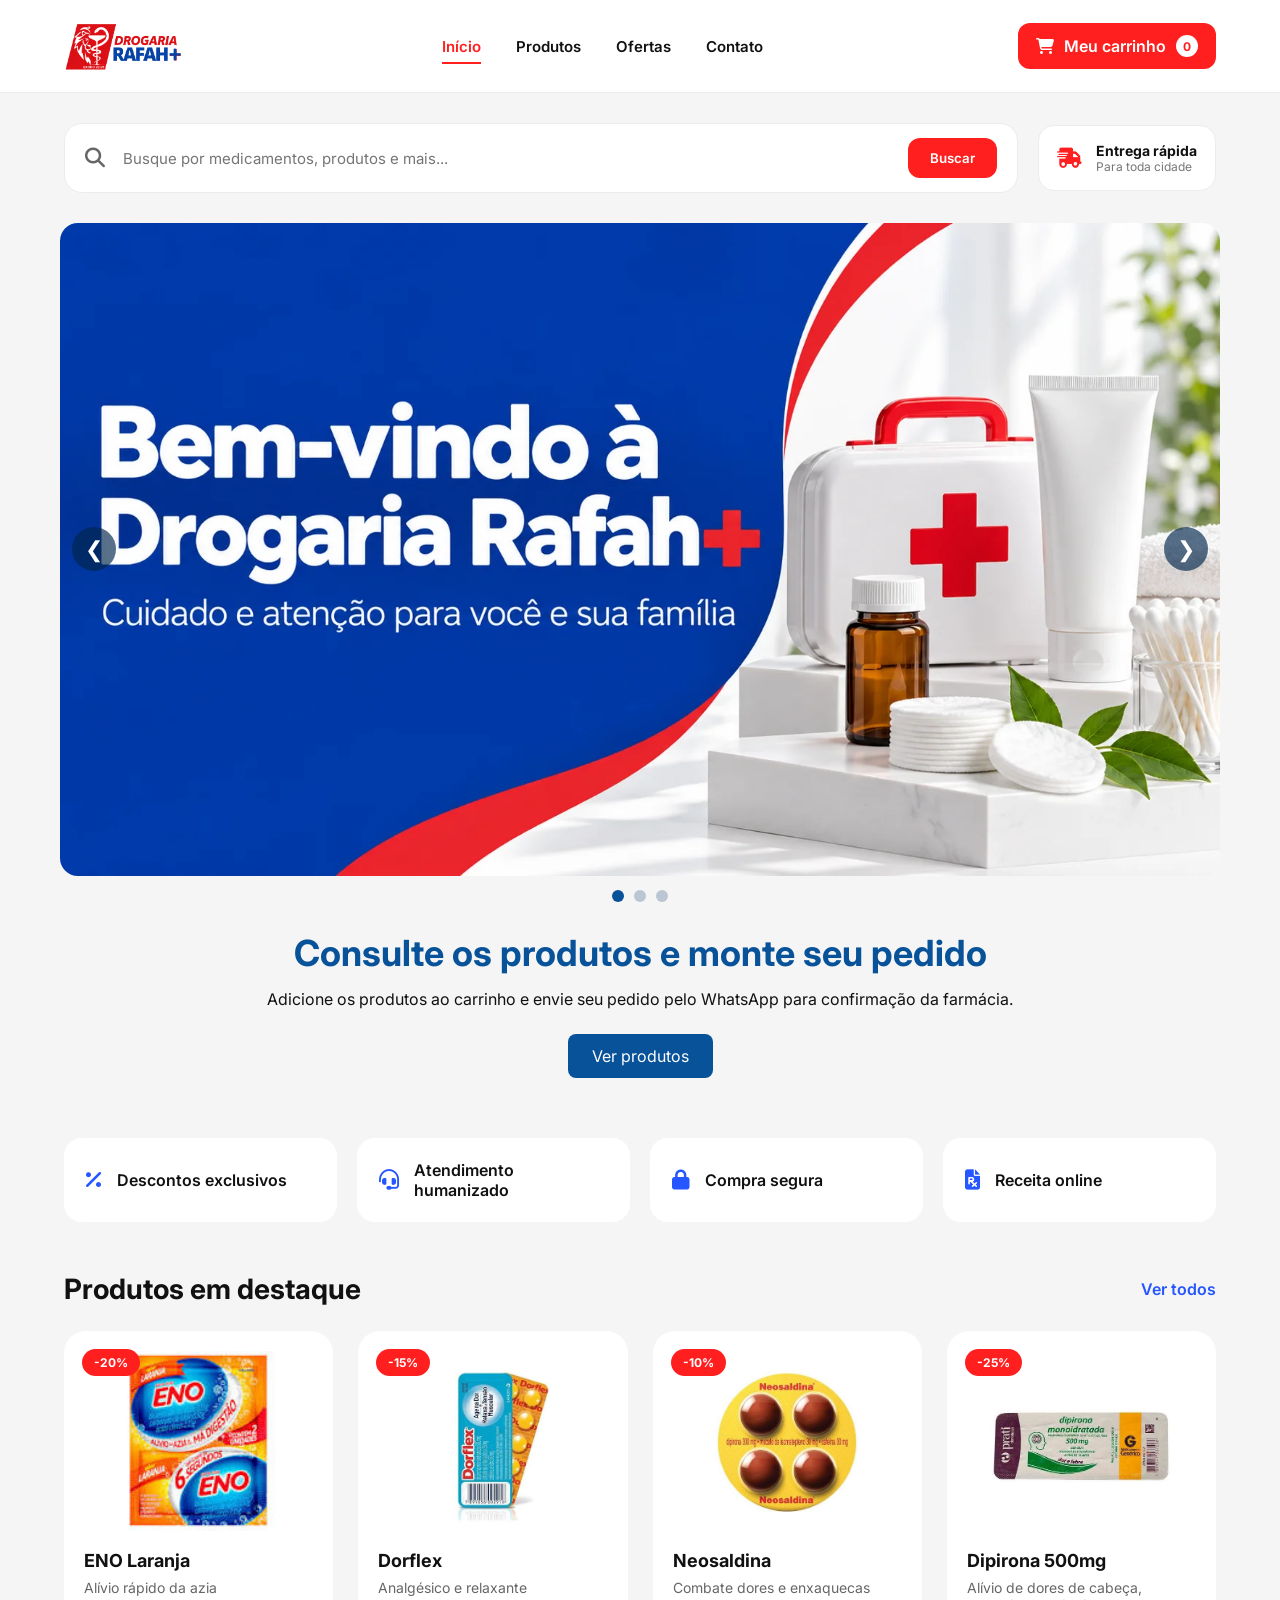
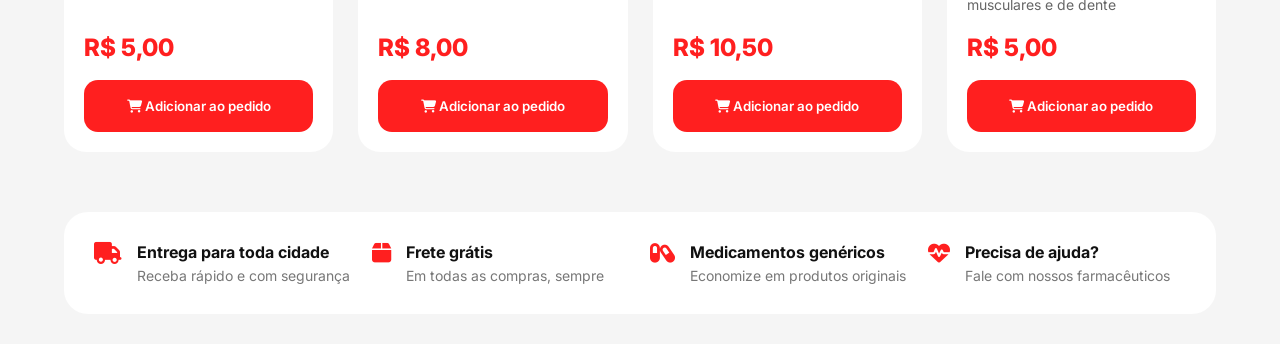
<file: index.html>
<!DOCTYPE html>
<html lang="pt-BR">
<head>
    <meta charset="UTF-8" />
    <meta name="viewport" content="width=device-width, initial-scale=1.0" />
    <title>Farmácia Rafah+</title>

    <link rel="stylesheet" href="style.css" />

    <link rel="stylesheet"
        href="https://cdnjs.cloudflare.com/ajax/libs/font-awesome/6.5.1/css/all.min.css"/>

    <link rel="preconnect" href="https://fonts.googleapis.com">
    <link href="https://fonts.googleapis.com/css2?family=Inter:wght@300;400;500;600;700&display=swap" rel="stylesheet">
</head>
<body>

    <header class="header">

        <div class="logo">
            <a href="index.html">
                <img src="img/logo.png" alt="Drogaria Rafah+">
            </a>
        </div>

        <nav class="navbar">
            <a href="index.html" class="active">Início</a>
            <a href="produtos.html">Produtos</a>
            <a href="ofertas.html">Ofertas</a>
            <a href="contato.html">Contato</a>
            
        </nav>

        <div class="header-icons">

            <a href="carrinho.html" class="cart-btn">
                <i class="fa-solid fa-cart-shopping"></i>
                Meu carrinho
                <span id="cart-count">0</span>
            </a>

        </div>

    </header>

    <section class="search-area">

        <div class="search-box">
            <i class="fa-solid fa-magnifying-glass"></i>

            <input type="text"
                placeholder="Busque por medicamentos, produtos e mais..." />

            <button>Buscar</button>
        </div>

        <div class="mini-cards">

            <div class="mini-card">
                <i class="fa-solid fa-truck-fast"></i>

                <div>
                    <h4>Entrega rápida</h4>
                    <p>Para toda cidade</p>
                </div>
            </div>

        </div>

    </section>

    <section class="home-carousel" aria-label="Destaques da Drogaria Rafah+" aria-roledescription="carrossel">
        <div class="carousel-frame">
        <div class="carousel-slides">
            <div class="carousel-slide"><img src="img/banner-boas-vindas.webp" alt="Bem-vindo à Drogaria Rafah+. Cuidado e atenção para você e sua família." fetchpriority="high"></div>
            <div class="carousel-slide" hidden><img src="img/banner-cuidados.webp" alt="Seu cuidado começa aqui. Higiene e cuidados pessoais para o dia a dia." loading="lazy"></div>
            <div class="carousel-slide" hidden><img src="img/fachada-rafah.webp" alt="Conheça a fachada da Drogaria Rafah+." loading="lazy"></div>
        </div>
        <button class="carousel-arrow carousel-prev" type="button" data-carousel-prev aria-label="Imagem anterior">❮</button>
        <button class="carousel-arrow carousel-next" type="button" data-carousel-next aria-label="Próxima imagem">❯</button>
        </div>
        <div class="carousel-controls">
            <div class="carousel-dots">
                <button type="button" data-carousel-index="0" aria-label="Mostrar boas-vindas" aria-pressed="true"></button>
                <button type="button" data-carousel-index="1" aria-label="Mostrar cuidados pessoais" aria-pressed="false"></button>
                <button type="button" data-carousel-index="2" aria-label="Mostrar a farmácia" aria-pressed="false"></button>
            </div>
        </div>
        <div class="catalogue-intro">
            <h1>Consulte os produtos e monte seu pedido</h1>
            <p>Adicione os produtos ao carrinho e envie seu pedido pelo WhatsApp para confirmação da farmácia.</p>
            <a href="produtos.html">Ver produtos</a>
        </div>
    </section>

    <section class="benefits">

        <div class="benefit">
            <i class="fa-solid fa-percent"></i>
            <span>Descontos exclusivos</span>
        </div>

        <div class="benefit">
            <i class="fa-solid fa-headset"></i>
            <span>Atendimento humanizado</span>
        </div>

        <div class="benefit">
            <i class="fa-solid fa-lock"></i>
            <span>Compra segura</span>
        </div>

        <div class="benefit">
            <i class="fa-solid fa-file-prescription"></i>
            <span>Receita online</span>
        </div>

    </section>

    <section class="products">

        <div class="section-title">
            <h2>Produtos em destaque</h2>

            <a href="produtos.html">Ver todos</a>
        </div>

        <div class="products-grid">

            <div class="product-card">

                <span class="discount">-20%</span>

                <img src="img/enoLaranja.jpg"
                    alt="Produto">

                <h4>ENO Laranja</h4>

                <p>Alívio rápido da azia</p>

                <div class="price">
                    R$ 5,00
                </div>

                <button data-product-id="eno" data-product-name="ENO Laranja" data-product-price="5.00" data-product-img="img/enoLaranja.jpg">
                    <i class="fa-solid fa-cart-shopping"></i>
                    Adicionar ao pedido
                </button>

            </div>

            <div class="product-card">

                <span class="discount">-15%</span>

                <img src="img/dorflexCartela.jpg"
                    alt="Produto">

                <h4>Dorflex</h4>

                <p>Analgésico e relaxante</p>

                <div class="price">
                    R$ 8,00
                </div>

                <button data-product-id="dorflex" data-product-name="Dorflex" data-product-price="8.00" data-product-img="img/dorflexCartela.jpg">
                    <i class="fa-solid fa-cart-shopping"></i>
                    Adicionar ao pedido
                </button>

            </div>

            <div class="product-card">

                <span class="discount">-10%</span>

                <img src="img/neosaldina.jpg"
                    alt="Produto">

                <h4>Neosaldina</h4>

                <p>Combate dores e enxaquecas</p>

                <div class="price">
                    R$ 10,50
                </div>

                <button data-product-id="neosaldina" data-product-name="Neosaldina" data-product-price="10.50" data-product-img="img/neosaldina.jpg">
                    <i class="fa-solid fa-cart-shopping"></i>
                    Adicionar ao pedido
                </button>

            </div>

            <div class="product-card">

                <span class="discount">-25%</span>

                <img src="img/dipirona500mg.jpg"
                    alt="Produto">

                <h4>Dipirona 500mg</h4>

                <p>Alívio de dores de cabeça, musculares e de dente</p>

                <div class="price">
                    R$ 5,00
                </div>

                <button data-product-id="dipirona" data-product-name="Dipirona 500mg" data-product-price="5.00" data-product-img="img/dipirona500mg.jpg">
                    <i class="fa-solid fa-cart-shopping"></i>
                    Adicionar ao pedido
                </button>

            </div>

        </div>

    </section>

    <footer class="footer">

        <div class="footer-item">
            <i class="fa-solid fa-truck"></i>
            <div>
                <h4>Entrega para toda cidade</h4>
                <p>Receba rápido e com segurança</p>
            </div>
        </div>

        <div class="footer-item">
            <i class="fa-solid fa-box"></i>
            <div>
                <h4>Frete grátis</h4>
                <p>Em todas as compras, sempre</p>
            </div>
        </div>

        <div class="footer-item">
            <i class="fa-solid fa-capsules"></i>
            <div>
                <h4>Medicamentos genéricos</h4>
                <p>Economize em produtos originais</p>
            </div>
        </div>

        <div class="footer-item">
            <i class="fa-solid fa-heart-pulse"></i>
            <div>
                <h4>Precisa de ajuda?</h4>
                <p>Fale com nossos farmacêuticos</p>
            </div>
        </div>

    </footer>

    <script src="config.js"></script>
<script src="supabase.min.js"></script>
<script src="supabase-api.js"></script>
    <script src="catalogo.js"></script>
    <script src="script.js?v=6"></script>

</body>
</html>
</file>
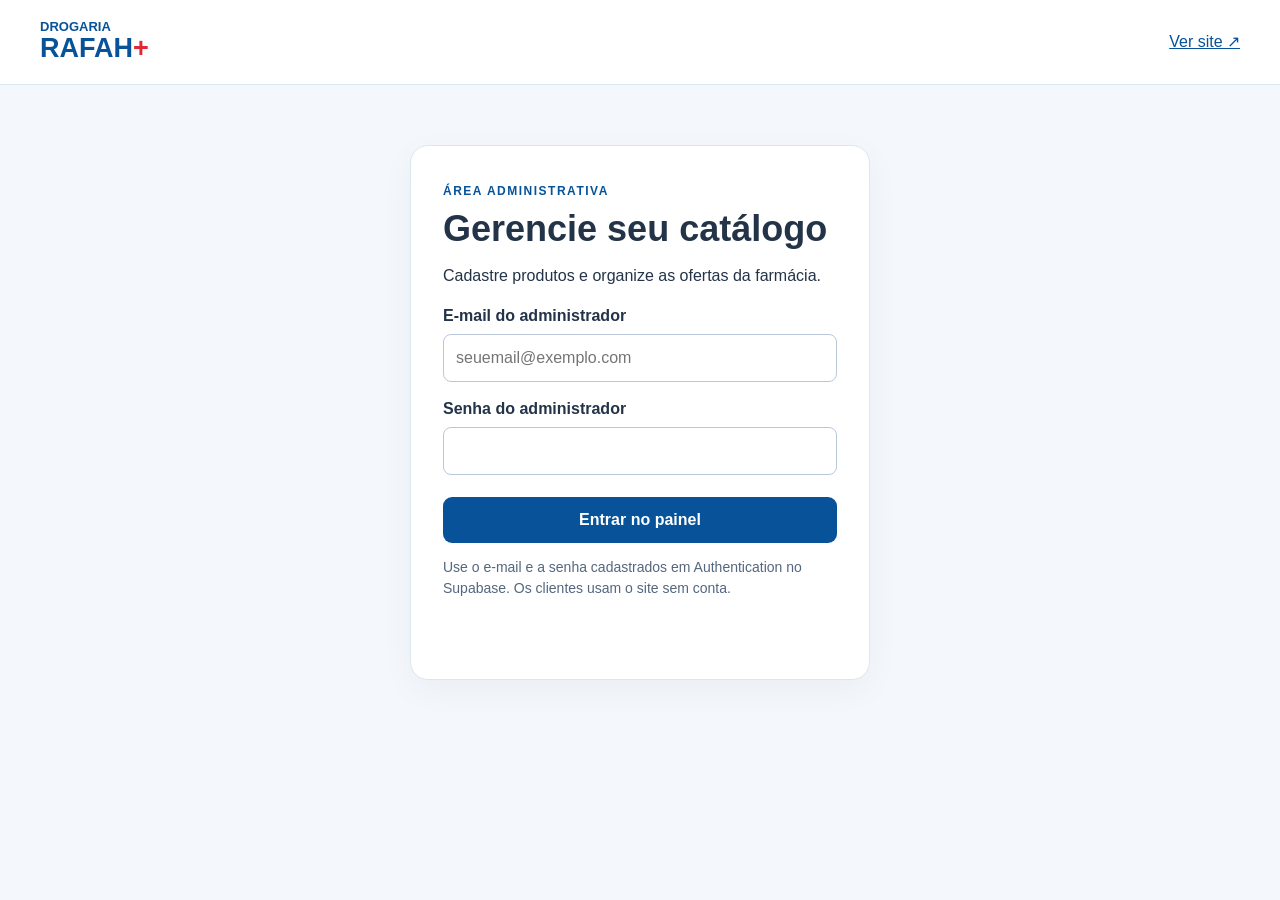
<file: admin.html>
<!DOCTYPE html>
<html lang="pt-BR">
<head><meta charset="UTF-8"><meta name="viewport" content="width=device-width, initial-scale=1"><title>Administração | Drogaria Rafah+</title><link rel="stylesheet" href="admin.css"></head>
<body>
<header class="admin-header"><a href="index.html" class="brand">DROGARIA <strong>RAFAH<span>+</span></strong></a><div><a href="index.html" target="_blank" rel="noopener">Ver site ↗</a><button id="logout" hidden>Sair</button></div></header>
<main>
    <section id="login-panel" class="login-panel">
        <span class="eyebrow">ÁREA ADMINISTRATIVA</span><h1>Gerencie seu catálogo</h1><p>Cadastre produtos e organize as ofertas da farmácia.</p>
        <form id="login-form"><label for="username">E-mail do administrador</label><input id="username" name="username" type="email" autocomplete="username" placeholder="seuemail@exemplo.com" required>
            <label for="password">Senha do administrador</label><input id="password" name="password" type="password" autocomplete="current-password" required maxlength="200">
            <button class="primary" type="submit">Entrar no painel</button>
        </form><p class="help">Use o e-mail e a senha cadastrados em Authentication no Supabase. Os clientes usam o site sem conta.</p>
        <p id="login-status" role="status"></p>
    </section>
    <section id="dashboard" hidden>
        <div class="page-heading"><div><span class="eyebrow">DROGARIA RAFAH+</span><h1>Produtos e ofertas</h1><p>As alterações salvas aparecem no catálogo ao atualizar a página.</p></div><button id="new-product" class="primary">+ Novo produto</button></div>
        <div class="stats"><div><span>Produtos cadastrados</span><strong id="total-products">0</strong></div><div><span>Visíveis no site</span><strong id="active-products">0</strong></div><div><span>Ofertas ativas</span><strong id="offer-products">0</strong></div></div>
        <div class="toolbar"><div class="search"><label for="admin-search">Buscar produto</label><input type="search" id="admin-search" placeholder="Digite o nome do produto"></div><div><label for="admin-filter">Mostrar</label><select id="admin-filter"><option value="all">Todos os produtos</option><option value="offers">Ofertas</option><option value="active">Visíveis</option><option value="hidden">Ocultos</option></select></div><button id="refresh" class="secondary">Atualizar lista</button></div>
        <p id="dashboard-status" role="status"></p>
        <div class="table-wrap"><table><caption class="sr-only">Produtos cadastrados na farmácia</caption><thead><tr><th>Produto</th><th>Preço normal</th><th>Oferta</th><th>Visibilidade</th><th>Ações</th></tr></thead><tbody id="product-rows"></tbody></table></div>
        <p id="empty-list" hidden>Nenhum produto encontrado.</p>
        <p class="help">Para retirar um produto temporariamente, edite e desmarque “Visível no site”. Para encerrar uma promoção, desmarque “Colocar em oferta”.</p>
    </section>
</main>
<dialog id="product-dialog" aria-labelledby="editor-title">
    <form id="product-form">
        <div class="dialog-heading"><div><span class="eyebrow">CATÁLOGO</span><h2 id="editor-title">Novo produto</h2></div><button id="close-editor" type="button" class="icon-button" aria-label="Fechar formulário">×</button></div>
        <div class="editor-grid"><div>
            <label for="product-name">Nome do produto *</label><input id="product-name" required maxlength="160" placeholder="Ex.: Vitamina C 1g com 10 comprimidos">
            <label for="product-description">Descrição</label><textarea id="product-description" maxlength="600" rows="3" placeholder="Apresentação, laboratório ou detalhes do produto"></textarea>
            <div class="price-grid"><div><label for="product-price">Preço normal (R$) *</label><input type="number" id="product-price" min="0.01" max="100000" step="0.01" required></div><div id="offer-price-group" hidden><label for="product-offer">Preço da oferta (R$) *</label><input type="number" id="product-offer" min="0.01" max="100000" step="0.01"></div></div>
            <label class="check"><input type="checkbox" id="product-is-offer"> Colocar em oferta</label><p id="discount-preview" class="help"></p>
            <fieldset><legend>Categorias * <small>(pode escolher mais de uma)</small></legend><div id="product-categories" class="categories"></div></fieldset>
            <label class="check"><input type="checkbox" id="product-active" checked> Visível no site</label>
            <label class="check"><input type="checkbox" id="product-featured"> Destacar na página inicial</label>
        </div><div class="image-editor">
            <label for="product-image">Foto do produto *</label><div class="image-preview"><img id="image-preview" alt="Prévia da imagem do produto" hidden><span id="image-placeholder">Escolha uma imagem</span></div>
            <input type="file" id="product-image" accept="image/jpeg,image/png,image/webp"><p class="help">Escolha uma foto do computador. JPG, PNG ou WebP, até 2 MB. Ao editar, a foto atual é mantida se você não escolher outra.</p>
        </div></div>
        <p id="form-status" role="status"></p><div class="dialog-actions"><button type="button" id="cancel-editor" class="secondary">Cancelar</button><button type="submit" id="save-product" class="primary">Salvar produto</button></div>
    </form>
</dialog>
<dialog id="delete-dialog" aria-labelledby="delete-title"><h2 id="delete-title">Excluir produto?</h2><p id="delete-description"></p><p>Ele será removido do catálogo e das ofertas. Esta ação não pode ser desfeita.</p><p id="delete-status" role="status"></p><div class="dialog-actions"><button id="cancel-delete" class="secondary">Cancelar</button><button id="confirm-delete" class="danger">Excluir produto</button></div></dialog>
<script src="config.js"></script>
<script src="supabase.min.js"></script>
<script src="supabase-api.js"></script>
<script src="admin.js"></script>
</body></html>
</file>
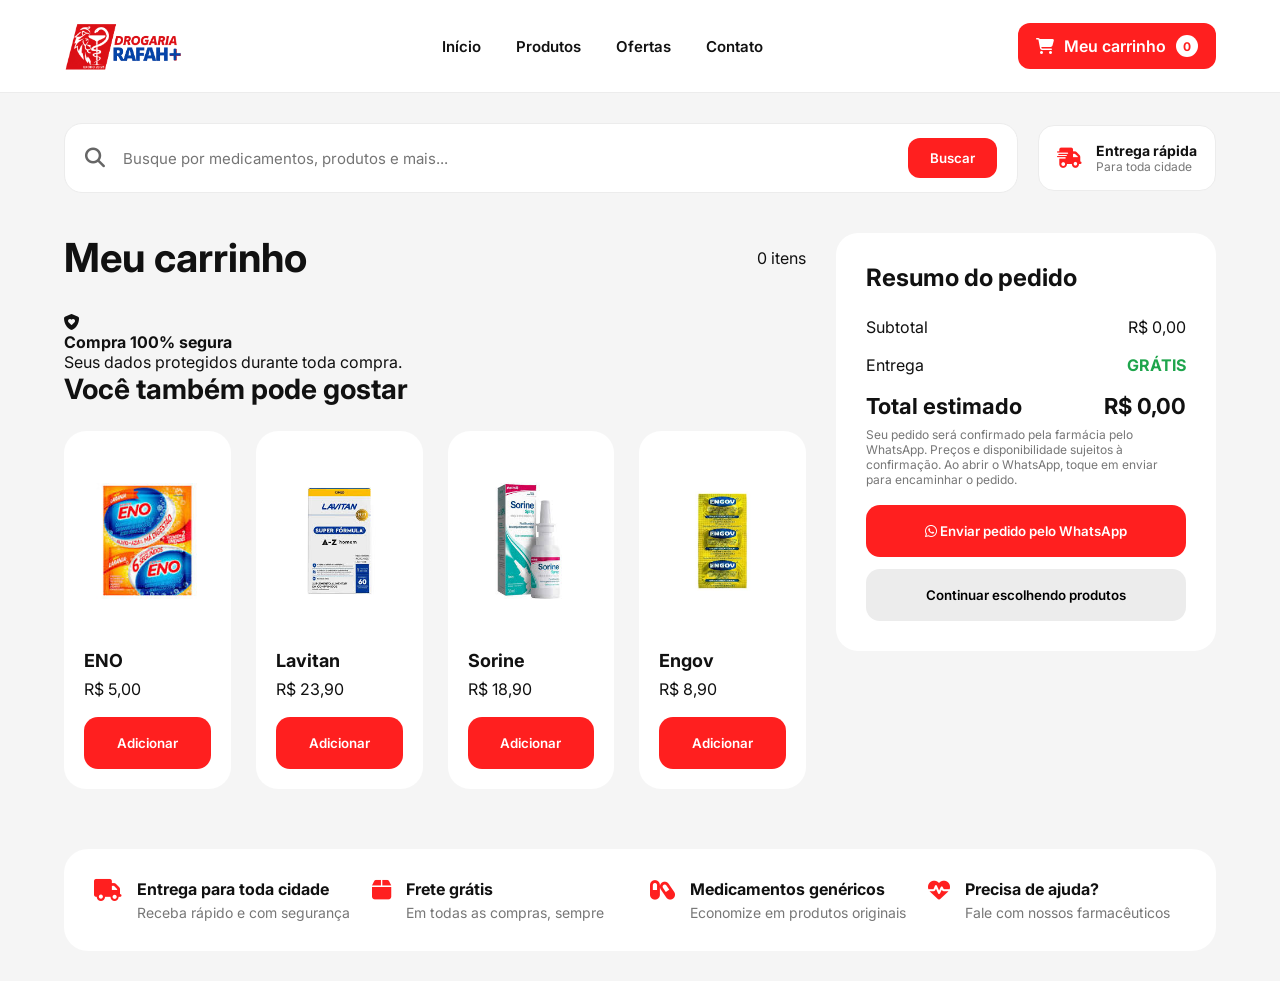
<file: carrinho.html>
<!DOCTYPE html>
<html lang="pt-BR">

<head>
    <meta charset="UTF-8">
    <meta name="viewport" content="width=device-width, initial-scale=1.0">
    <title>Carrinho |Farmácia Rafah+</title>

    <link rel="stylesheet" href="style.css">

    <link rel="stylesheet"
        href="https://cdnjs.cloudflare.com/ajax/libs/font-awesome/6.5.1/css/all.min.css" />

    <link rel="preconnect" href="https://fonts.googleapis.com">

    <link
        href="https://fonts.googleapis.com/css2?family=Inter:wght@300;400;500;600;700&display=swap"
        rel="stylesheet">
</head>

<body>

    <header class="header">

        <div class="logo">
            <a href="index.html">
                <img src="img/logo.png" alt="Drogaria Rafah+">
            </a>
        </div>

         <nav class="navbar">
            <a href="index.html" >Início</a>
            <a href="produtos.html">Produtos</a>
            <a href="ofertas.html" >Ofertas</a>
            <a href="contato.html">Contato</a>
        </nav>

        <div class="header-icons">

            <a href="carrinho.html" class="cart-btn">
                <i class="fa-solid fa-cart-shopping"></i>
                Meu carrinho
                <span id="cart-count">0</span>
            </a>

        </div>

    </header>

    <section class="search-area">

        <div class="search-box">

            <i class="fa-solid fa-magnifying-glass"></i>

            <input type="text"
                placeholder="Busque por medicamentos, produtos e mais...">

            <button>Buscar</button>

        </div>

        <div class="mini-cards">

            <div class="mini-card">

                <i class="fa-solid fa-truck-fast"></i>

                <div>
                    <h4>Entrega rápida</h4>
                    <p>Para toda cidade</p>
                </div>

            </div>

        </div>

    </section>

    <section class="cart-page">

        <div class="cart-left">

            <div class="cart-title">

                <h1>Meu carrinho</h1>

                <span id="cart-title-count">0 itens</span>

            </div>

            <div id="cart-items-container"></div>

            <div id="cart-empty-message" class="cart-empty-message">
                <i class="fa-solid fa-cart-shopping"></i>
                <h3>Seu carrinho está vazio</h3>
                <p>Adicione produtos para vê-los aqui.</p>
                <a href="produtos.html">Ver produtos</a>
            </div>

            <div class="cart-benefit">

                <i class="fa-solid fa-shield-heart"></i>

                <div>
                    <h4>Compra 100% segura</h4>
                    <p>Seus dados protegidos durante toda compra.</p>
                </div>

            </div>

            <div class="recommended-products">

                <div class="section-title">

                    <h2>Você também pode gostar</h2>

                </div>

                <div class="recommend-grid">

                    <div class="recommend-card">

                        <img src="img/enoLaranja.jpg" alt="Produto">

                        <h4>ENO</h4>

                        <span>R$ 5,00</span>

                        <button data-product-id="eno" data-product-name="ENO Laranja" data-product-price="5.00" data-product-img="img/enoLaranja.jpg">Adicionar</button>

                    </div>

                    <div class="recommend-card">

                        <img src="img/lavitanA-Z.jpg" alt="Produto">

                        <h4>Lavitan</h4>

                        <span>R$ 23,90</span>

                        <button data-product-id="lavitan" data-product-name="Lavitan A-Z" data-product-price="23.90" data-product-img="img/lavitanA-Z.jpg">Adicionar</button>

                    </div>

                    <div class="recommend-card">

                        <img src="img/sorineSpray.jpg" alt="Produto">

                        <h4>Sorine</h4>

                        <span>R$ 18,90</span>

                        <button data-product-id="sorine" data-product-name="Sorine" data-product-price="18.90" data-product-img="img/sorineSpray.jpg">Adicionar</button>

                    </div>

                    <div class="recommend-card">

                        <img src="img/engovCart6.jpg" alt="Produto">

                        <h4>Engov</h4>

                        <span>R$ 8,90</span>

                        <button data-product-id="engov" data-product-name="Engov" data-product-price="8.90" data-product-img="img/engovCart6.jpg">Adicionar</button>

                    </div>

                </div>

            </div>

        </div>

        <div class="cart-right">

            <div class="summary-box">

                <h2>Resumo do pedido</h2>

                <div class="summary-item">

                    <span>Subtotal</span>

                    <span id="cart-subtotal">R$ 0,00</span>

                </div>

                <div class="summary-item">

                    <span>Entrega</span>

                    <span id="cart-shipping" class="free-delivery">GRÁTIS</span>

                </div>

                <div class="summary-item total">

                    <span>Total estimado</span>

                    <span id="cart-total">R$ 0,00</span>

                </div>

                <p style="font-size:12px;color:#777;margin-top:-10px;">
                    Seu pedido será confirmado pela farmácia pelo WhatsApp. Preços e disponibilidade sujeitos à confirmação. Ao abrir o WhatsApp, toque em enviar para encaminhar o pedido.
                </p>

                <button class="finish-btn" id="finish-order-btn">
                    <i class="fa-brands fa-whatsapp"></i>
                    Enviar pedido pelo WhatsApp
                </button>

                <button class="continue-btn" id="continue-shopping-btn">
                    Continuar escolhendo produtos
                </button>

            </div>

        </div>

    </section>

    <footer class="footer">

        <div class="footer-item">

            <i class="fa-solid fa-truck"></i>

            <div>
                <h4>Entrega para toda cidade</h4>
                <p>Receba rápido e com segurança</p>
            </div>

        </div>

        <div class="footer-item">

            <i class="fa-solid fa-box"></i>

            <div>
                <h4>Frete grátis</h4>
                <p>Em todas as compras, sempre</p>
            </div>

        </div>

        <div class="footer-item">

            <i class="fa-solid fa-capsules"></i>

            <div>
                <h4>Medicamentos genéricos</h4>
                <p>Economize em produtos originais</p>
            </div>

        </div>

        <div class="footer-item">

            <i class="fa-solid fa-heart-pulse"></i>

            <div>
                <h4>Precisa de ajuda?</h4>
                <p>Fale com nossos farmacêuticos</p>
            </div>

        </div>

    </footer>

    <script src="config.js"></script>
<script src="supabase.min.js"></script>
<script src="supabase-api.js"></script>
    <script src="catalogo.js"></script>
    <script src="script.js?v=6"></script>

</body>

</html>
</file>
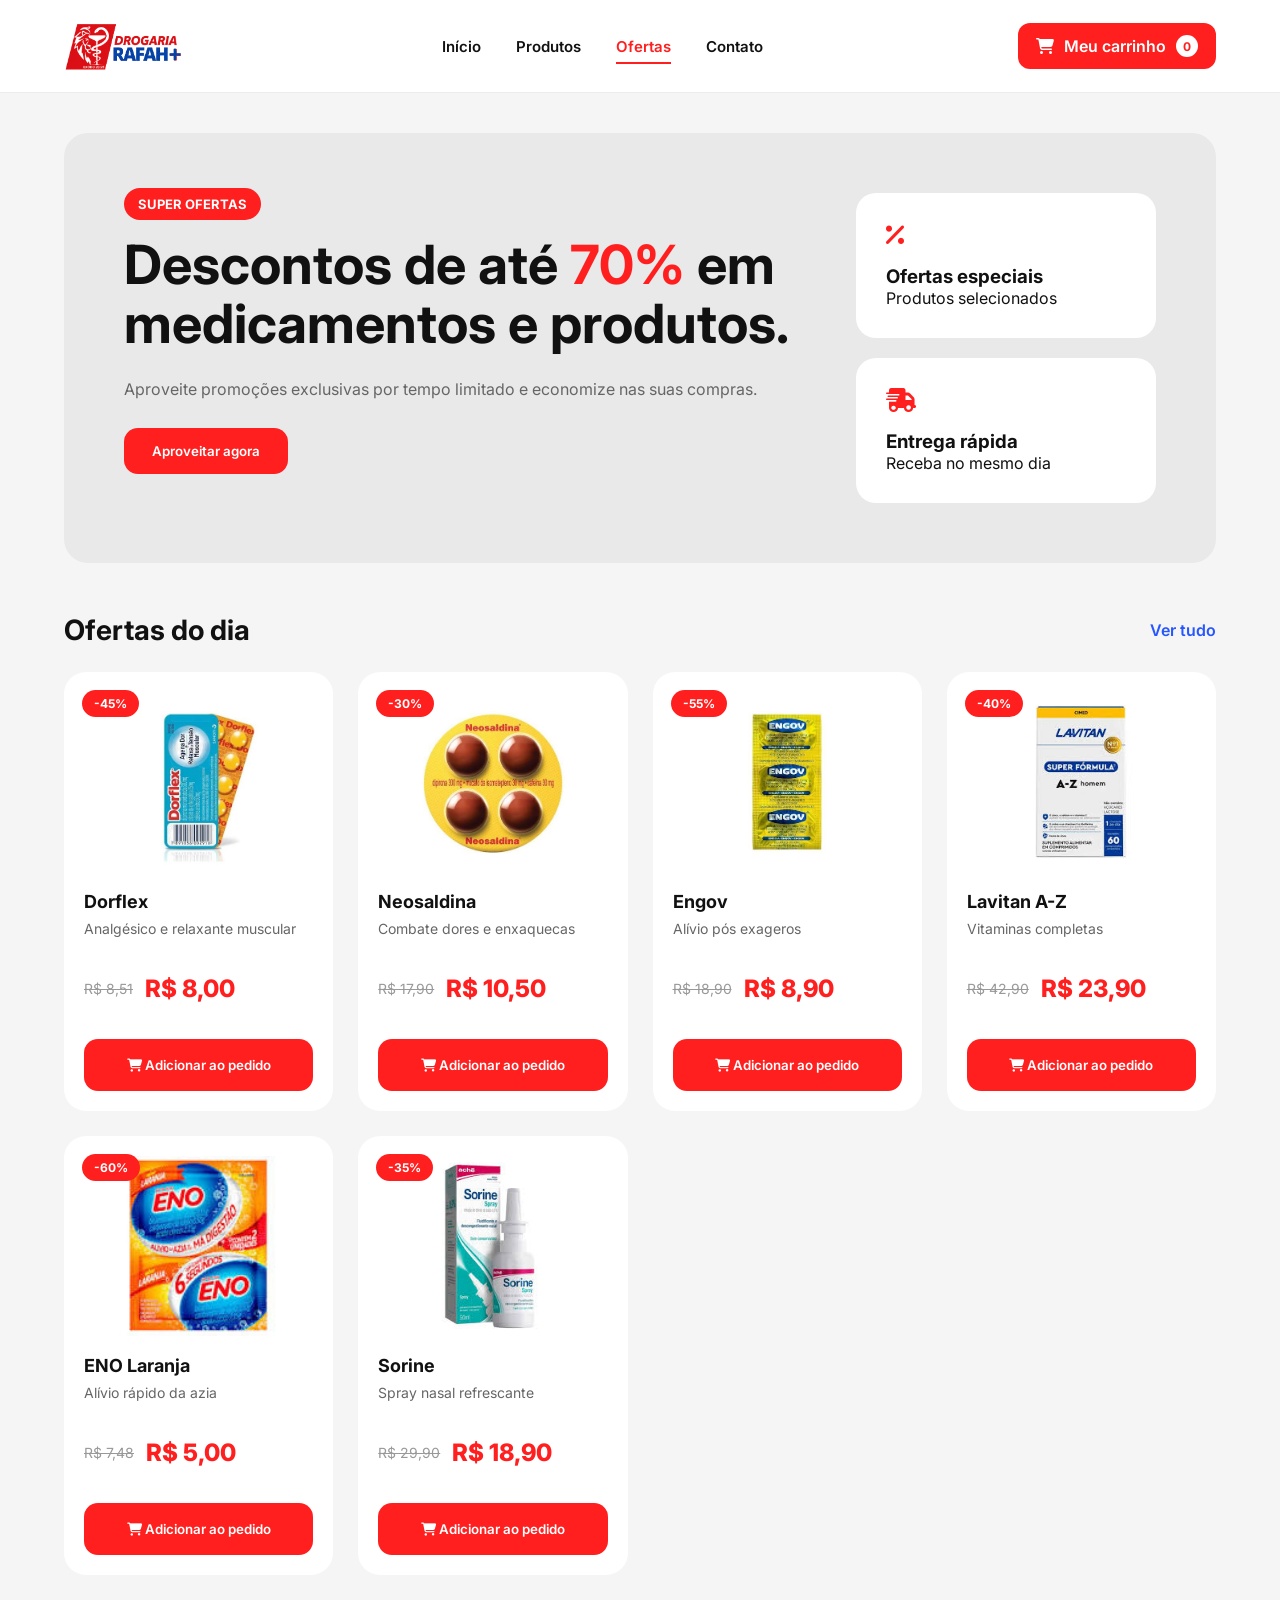
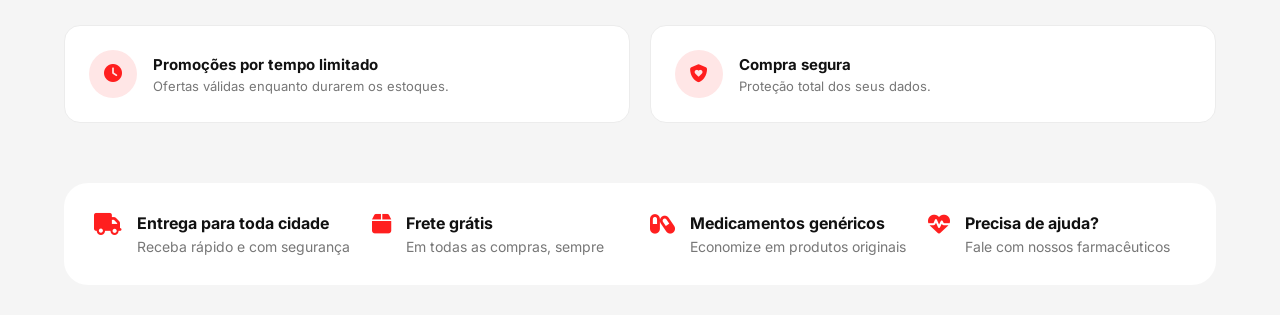
<file: ofertas.html>
<!DOCTYPE html>
<html lang="pt-BR">

<head>
    <meta charset="UTF-8">
    <meta name="viewport" content="width=device-width, initial-scale=1.0">
    <title>Ofertas | Farmácia Rafah+</title>

    <link rel="stylesheet" href="style.css">

    <link rel="stylesheet"
        href="https://cdnjs.cloudflare.com/ajax/libs/font-awesome/6.5.1/css/all.min.css" />

    <link rel="preconnect" href="https://fonts.googleapis.com">

    <link
        href="https://fonts.googleapis.com/css2?family=Inter:wght@300;400;500;600;700&display=swap"
        rel="stylesheet">
</head>

<body>

    <header class="header">

        <div class="logo">
            <a href="index.html">
                <img src="img/logo.png" alt="Drogaria Rafah+">
            </a>
        </div>

        
         <nav class="navbar">
            <a href="index.html" >Início</a>
            <a href="produtos.html">Produtos</a>
            <a href="ofertas.html" class="active" >Ofertas</a>
            <a href="contato.html">Contato</a>
        </nav>

        <div class="header-icons">

            <a href="carrinho.html" class="cart-btn">
                <i class="fa-solid fa-cart-shopping"></i>
                Meu carrinho
                <span id="cart-count">0</span>
            </a>
        </div>

    </header>

    <section class="offers-hero">

        <div class="offers-text">

            <span class="offer-badge">
                SUPER OFERTAS
            </span>

            <h1>
                Descontos de até <span>70%</span>
                em medicamentos e produtos.
            </h1>

            <p>
                Aproveite promoções exclusivas por tempo limitado
                e economize nas suas compras.
            </p>

            <button>
                Aproveitar agora
            </button>

        </div>

        <div class="offers-banner">

            <div class="banner-card">

                <i class="fa-solid fa-percent"></i>

                <h3>Ofertas especiais</h3>

                <p>Produtos selecionados</p>

            </div>

            <div class="banner-card">

                <i class="fa-solid fa-truck-fast"></i>

                <h3>Entrega rápida</h3>

                <p>Receba no mesmo dia</p>

            </div>

        </div>

    </section>

    <section class="offers-section">

        <div class="section-title">

            <h2>Ofertas do dia</h2>

            <a href="ofertas.html">Ver tudo</a>

        </div>

        <div class="offers-grid">

            <div class="offer-card">

                <span class="offer-tag">
                    -45%
                </span>

                <img src="img/dorflexCartela.jpg"
                    alt="Produto">

                <h4>Dorflex</h4>

                <p>Analgésico e relaxante muscular</p>

                <div class="prices">

                    <span class="old-price">
                        R$ 8,51
                    </span>

                    <span class="new-price">
                        R$ 8,00
                    </span>

                </div>

                <button data-product-id="dorflex" data-product-name="Dorflex" data-product-price="8.00" data-product-img="img/dorflexCartela.jpg">
                    <i class="fa-solid fa-cart-shopping"></i>
                    Adicionar ao pedido
                </button>

            </div>

            <div class="offer-card">

                <span class="offer-tag">
                    -30%
                </span>

                <img src="img/neosaldina.jpg"
                    alt="Produto">

                <h4>Neosaldina</h4>

                <p>Combate dores e enxaquecas</p>

                <div class="prices">

                    <span class="old-price">
                        R$ 17,90
                    </span>

                    <span class="new-price">
                        R$ 10,50
                    </span>

                </div>

                <button data-product-id="neosaldina" data-product-name="Neosaldina" data-product-price="10.50" data-product-img="img/neosaldina.jpg">
                    <i class="fa-solid fa-cart-shopping"></i>
                    Adicionar ao pedido
                </button>

            </div>

            <div class="offer-card">

                <span class="offer-tag">
                    -55%
                </span>

                <img src="img/engovCart6.jpg"
                    alt="Produto">

                <h4>Engov</h4>

                <p>Alívio pós exageros</p>

                <div class="prices">

                    <span class="old-price">
                        R$ 18,90
                    </span>

                    <span class="new-price">
                        R$ 8,90
                    </span>

                </div>

                <button data-product-id="engov" data-product-name="Engov" data-product-price="8.90" data-product-img="img/engovCart6.jpg">
                    <i class="fa-solid fa-cart-shopping"></i>
                    Adicionar ao pedido
                </button>

            </div>

            <div class="offer-card">

                <span class="offer-tag">
                    -40%
                </span>

                <img src="img/lavitanA-Z.jpg"
                    alt="Produto">

                <h4>Lavitan A-Z</h4>

                <p>Vitaminas completas</p>

                <div class="prices">

                    <span class="old-price">
                        R$ 42,90
                    </span>

                    <span class="new-price">
                        R$ 23,90
                    </span>

                </div>

                <button data-product-id="lavitan" data-product-name="Lavitan A-Z" data-product-price="23.90" data-product-img="img/lavitanA-Z.jpg">
                    <i class="fa-solid fa-cart-shopping"></i>
                    Adicionar ao pedido
                </button>

            </div>

            <div class="offer-card">

                <span class="offer-tag">
                    -60%
                </span>

                <img src="img/enoLaranja.jpg"
                    alt="Produto">

                <h4>ENO Laranja</h4>

                <p>Alívio rápido da azia</p>

                <div class="prices">

                    <span class="old-price">
                        R$ 7,48
                    </span>

                    <span class="new-price">
                        R$ 5,00
                    </span>

                </div>

                <button data-product-id="eno" data-product-name="ENO Laranja" data-product-price="5.00" data-product-img="img/enoLaranja.jpg">
                    <i class="fa-solid fa-cart-shopping"></i>
                    Adicionar ao pedido
                </button>

            </div>

            <div class="offer-card">

                <span class="offer-tag">
                    -35%
                </span>

                <img src="img/sorineSpray.jpg"
                    alt="Produto">

                <h4>Sorine</h4>

                <p>Spray nasal refrescante</p>

                <div class="prices">

                    <span class="old-price">
                        R$ 29,90
                    </span>

                    <span class="new-price">
                        R$ 18,90
                    </span>

                </div>

                <button data-product-id="sorine" data-product-name="Sorine" data-product-price="18.90" data-product-img="img/sorineSpray.jpg">
                    <i class="fa-solid fa-cart-shopping"></i>
                    Adicionar ao pedido
                </button>

            </div>

        </div>

    </section>

    <section class="offer-info">

        <div class="info-box">

            <i class="fa-solid fa-clock"></i>

            <div>
                <h4>Promoções por tempo limitado</h4>
                <p>Ofertas válidas enquanto durarem os estoques.</p>
            </div>

        </div>

        <div class="info-box">

            <i class="fa-solid fa-shield-heart"></i>

            <div>
                <h4>Compra segura</h4>
                <p>Proteção total dos seus dados.</p>
            </div>

        </div>

    </section>

    <footer class="footer">

        <div class="footer-item">

            <i class="fa-solid fa-truck"></i>

            <div>
                <h4>Entrega para toda cidade</h4>
                <p>Receba rápido e com segurança</p>
            </div>

        </div>

        <div class="footer-item">

            <i class="fa-solid fa-box"></i>

            <div>
                <h4>Frete grátis</h4>
                <p>Em todas as compras, sempre</p>
            </div>

        </div>

        <div class="footer-item">

            <i class="fa-solid fa-capsules"></i>

            <div>
                <h4>Medicamentos genéricos</h4>
                <p>Economize em produtos originais</p>
            </div>

        </div>

        <div class="footer-item">

            <i class="fa-solid fa-heart-pulse"></i>

            <div>
                <h4>Precisa de ajuda?</h4>
                <p>Fale com nossos farmacêuticos</p>
            </div>

        </div>

    </footer>

    <script src="config.js"></script>
<script src="supabase.min.js"></script>
<script src="supabase-api.js"></script>
    <script src="catalogo.js"></script>
    <script src="script.js?v=6"></script>

</body>

</html>
</file>
<file: style.css>
* {
    margin: 0;
    padding: 0;
    box-sizing: border-box;
}

.corlink{
    color: #000000;
}

body {
    font-family: 'Inter', sans-serif;
    background: #f5f5f5;
    color: #111;
}

a {
    text-decoration: none;
}

button {
    border: none;
    outline: none;
    cursor: pointer;
    font-family: 'Inter', sans-serif;
}

input,
textarea,
select {
    outline: none;
    font-family: 'Inter', sans-serif;
}

.header {
    width: 100%;
    background: #fff;
    padding: 22px 5%;
    display: flex;
    align-items: center;
    justify-content: space-between;
    border-bottom: 1px solid #ececec;
    position: sticky;
    top: 0;
    z-index: 999;
}

.logo h2 {
    font-size: 28px;
    font-weight: 800;
    color: #111;
}

.logo span {
    color: #ff1f1f;
}

.logo img {
    height: 48px;
    width: auto;
    display: block;
}

.logo a {
    display: flex;
    align-items: center;
}

.navbar {
    display: flex;
    align-items: center;
    gap: 35px;
}

.navbar a {
    color: #111;
    font-size: 15px;
    font-weight: 600;
    transition: .3s;
    position: relative;
}

.navbar a:hover,
.navbar .active {
    color: #ff1f1f;
}

.navbar .active::after,
.navbar a:hover::after {
    content: "";
    width: 100%;
    height: 2px;
    background: #ff1f1f;
    position: absolute;
    left: 0;
    bottom: -8px;
}

.header-icons {
    display: flex;
    align-items: center;
    gap: 18px;
}

.account {
    display: flex;
    align-items: center;
    gap: 8px;
    font-size: 14px;
    font-weight: 500;
}

.cart-btn {
    background: #ff1f1f;
    color: #fff;
    padding: 12px 18px;
    border-radius: 12px;
    display: flex;
    align-items: center;
    gap: 10px;
    font-weight: 600;
}

.cart-btn span {
    width: 22px;
    height: 22px;
    background: #fff;
    color: #ff1f1f;
    border-radius: 50%;
    display: flex;
    align-items: center;
    justify-content: center;
    font-size: 12px;
    font-weight: 700;
}

.search-area {
    width: 90%;
    margin: 30px auto;
    display: flex;
    gap: 20px;
    align-items: center;
}

.search-box {
    flex: 1;
    background: #fff;
    height: 70px;
    border-radius: 18px;
    display: flex;
    align-items: center;
    padding: 0 20px;
    gap: 18px;
    border: 1px solid #ececec;
}

.search-box i {
    font-size: 20px;
    color: #666;
}

.search-box input {
    flex: 1;
    border: none;
    font-size: 15px;
    background: transparent;
}

.search-box button {
    background: #ff1f1f;
    color: #fff;
    padding: 12px 22px;
    border-radius: 12px;
    font-weight: 600;
}

.mini-cards {
    display: flex;
    gap: 15px;
}

.mini-card {
    background: #fff;
    padding: 16px 18px;
    border-radius: 16px;
    display: flex;
    align-items: center;
    gap: 14px;
    border: 1px solid #ececec;
}

.mini-card i {
    color: #ff1f1f;
    font-size: 20px;
}

.mini-card h4 {
    font-size: 14px;
}

.mini-card p {
    font-size: 12px;
    color: #777;
}

.hero {
    width: 90%;
    margin: auto;
    background: #e9e9e9;
    border-radius: 24px;
    padding: 60px;
    display: flex;
    justify-content: space-between;
    gap: 40px;
}

.hero-text h1 {
    font-size: 58px;
    line-height: 1.1;
    margin-bottom: 20px;
}

.hero-text h1 span {
    color: #ff1f1f;
}

.hero-text p {
    color: #555;
    margin-bottom: 25px;
    line-height: 1.6;
}

.hero-text button {
    background: #2556ff;
    color: #fff;
    padding: 15px 28px;
    border-radius: 14px;
    font-size: 15px;
    font-weight: 600;
}

.hero-cards {
    width: 340px;
    display: flex;
    flex-direction: column;
    gap: 20px;
}

.hero-card {
    background: #fff;
    padding: 22px;
    border-radius: 18px;
    display: flex;
    gap: 18px;
    align-items: center;
}

.hero-card i {
    color: #ff1f1f;
    font-size: 22px;
}

.hero-card p {
    color: #777;
    margin-top: 4px;
    font-size: 14px;
}

.benefits {
    width: 90%;
    margin: 35px auto;
    display: grid;
    grid-template-columns: repeat(4, 1fr);
    gap: 20px;
}

.benefit {
    background: #fff;
    border-radius: 18px;
    padding: 22px;
    display: flex;
    align-items: center;
    gap: 15px;
}

.benefit i {
    color: #2556ff;
    font-size: 20px;
}

.benefit span {
    font-weight: 600;
}

.products,
.offers-section,
.faq-section {
    width: 90%;
    margin: 50px auto;
}

.section-title {
    display: flex;
    align-items: center;
    justify-content: space-between;
    margin-bottom: 25px;
}

.section-title h2 {
    font-size: 28px;
}

.section-title a {
    color: #2556ff;
    font-weight: 600;
}

.products-grid,
.products-grid-page,
.offers-grid,
.recommend-grid {
    display: grid;
    grid-template-columns: repeat(4, 1fr);
    gap: 25px;
}

.product-card,
.offer-card,
.recommend-card {
    background: #fff;
    border-radius: 22px;
    padding: 20px;
    position: relative;
    transition: .3s;
}

.product-card:hover,
.offer-card:hover,
.recommend-card:hover {
    transform: translateY(-5px);
}

.product-card img,
.offer-card img,
.recommend-card img {
    width: 100%;
    height: 180px;
    object-fit: contain;
    margin-bottom: 15px;
}

.discount,
.offer-tag {
    position: absolute;
    top: 18px;
    left: 18px;
    background: #ff1f1f;
    color: #fff;
    padding: 6px 12px;
    border-radius: 999px;
    font-size: 12px;
    font-weight: 700;
}

.product-card h4,
.offer-card h4,
.recommend-card h4 {
    margin-bottom: 8px;
    font-size: 18px;
}

.product-card p,
.offer-card p {
    color: #666;
    font-size: 14px;
    margin-bottom: 14px;
    min-height: 40px;
}

.price,
.new-price {
    font-size: 24px;
    font-weight: 800;
    color: #ff1f1f;
}

.old-price {
    text-decoration: line-through;
    color: #999;
    font-size: 14px;
}

.prices {
    display: flex;
    align-items: center;
    gap: 12px;
    margin-bottom: 18px;
}

.product-card button,
.offer-card button,
.recommend-card button,
.finish-btn,
.contact-form button,
.save-btn {
    width: 100%;
    background: #ff1f1f;
    color: #fff;
    height: 52px;
    border-radius: 14px;
    font-weight: 600;
    margin-top: 18px;
}

.footer {
    width: 90%;
    margin: 60px auto 30px;
    background: #fff;
    border-radius: 24px;
    padding: 30px;
    display: grid;
    grid-template-columns: repeat(4, 1fr);
    gap: 20px;
}

.footer-item {
    display: flex;
    gap: 15px;
}

.footer-item i {
    color: #ff1f1f;
    font-size: 22px;
}

.footer-item p {
    color: #777;
    margin-top: 5px;
    font-size: 14px;
}

.products-page,
.cart-page,
.contact-content,
.account-page {
    width: 90%;
    margin: 40px auto;
}

.products-top {
    display: flex;
    align-items: center;
    justify-content: space-between;
    margin-bottom: 35px;
}

.products-top h1 {
    font-size: 42px;
}

.products-top p {
    color: #666;
    margin-top: 8px;
}

.products-top select {
    width: 220px;
    height: 50px;
    border-radius: 12px;
    border: 1px solid #ddd;
    padding: 0 15px;
}

.products-container {
    display: flex;
    gap: 30px;
}

.filters {
    width: 260px;
    background: #fff;
    border-radius: 22px;
    padding: 25px;
    height: fit-content;
}

.filters h3 {
    margin-bottom: 20px;
}

.filters ul {
    list-style: none;
    margin-bottom: 30px;
}

.filters ul li {
    padding: 12px;
    border-radius: 12px;
    cursor: pointer;
    margin-bottom: 10px;
    transition: .3s;
}

.active-filter,
.filters ul li:hover {
    background: #ff1f1f;
    color: #fff;
}

.filter-group {
    display: flex;
    flex-direction: column;
    gap: 15px;
}

.cart-page {
    display: flex;
    gap: 30px;
}

.cart-left {
    flex: 1;
}

.cart-right {
    width: 380px;
}

.cart-title {
    display: flex;
    align-items: center;
    justify-content: space-between;
    margin-bottom: 30px;
}

.cart-title h1 {
    font-size: 40px;
}

.cart-product {
    background: #fff;
    border-radius: 22px;
    padding: 20px;
    display: flex;
    align-items: center;
    gap: 20px;
    margin-bottom: 20px;
}

.cart-product img {
    width: 120px;
    height: 120px;
    object-fit: contain;
}

.cart-product-info {
    flex: 1;
}

.product-price {
    display: block;
    margin-top: 10px;
    color: #ff1f1f;
    font-size: 24px;
    font-weight: 800;
}

.quantity-box {
    display: flex;
    align-items: center;
    gap: 12px;
}

.quantity-box button {
    width: 38px;
    height: 38px;
    border-radius: 10px;
    background: #f1f1f1;
}

.summary-box {
    background: #fff;
    border-radius: 22px;
    padding: 30px;
    position: sticky;
    top: 120px;
}

.summary-box h2 {
    margin-bottom: 25px;
}

.summary-item {
    display: flex;
    justify-content: space-between;
    margin-bottom: 18px;
}

.total {
    font-size: 22px;
    font-weight: 700;
}

.free-delivery {
    color: #1ea54c;
    font-weight: 700;
}

.continue-btn {
    width: 100%;
    height: 52px;
    border-radius: 14px;
    margin-top: 12px;
    background: #ececec;
    font-weight: 600;
}

.offers-hero,
.contact-hero {
    width: 90%;
    margin: 40px auto;
    background: #e9e9e9;
    border-radius: 24px;
    padding: 60px;
    display: flex;
    justify-content: space-between;
    gap: 40px;
}

.offer-badge {
    background: #ff1f1f;
    color: #fff;
    padding: 8px 14px;
    border-radius: 999px;
    font-size: 13px;
    font-weight: 700;
}

.offers-text h1,
.contact-left h1 {
    font-size: 54px;
    margin: 22px 0;
    line-height: 1.1;
}

.offers-text h1 span {
    color: #ff1f1f;
}

.offers-text p,
.contact-left p {
    color: #666;
    line-height: 1.7;
    margin-bottom: 25px;
}

.offers-text button {
    background: #ff1f1f;
    color: #fff;
    padding: 15px 28px;
    border-radius: 14px;
    font-weight: 600;
}

.offers-banner {
    display: flex;
    flex-direction: column;
    gap: 20px;
}

.banner-card,
.contact-highlight {
    background: #fff;
    border-radius: 20px;
    padding: 30px;
    width: 300px;
}

.banner-card i {
    color: #ff1f1f;
    font-size: 24px;
    margin-bottom: 18px;
}

.contact-left span {
    color: #ff1f1f;
    font-weight: 700;
}

.contact-cards {
    width: 90%;
    margin: 40px auto;
    display: grid;
    grid-template-columns: repeat(5, 1fr);
    gap: 20px;
}

.contact-card {
    background: #fff;
    border-radius: 22px;
    padding: 28px;
    text-align: center;
}

.contact-card i {
    font-size: 28px;
    color: #ff1f1f;
    margin-bottom: 18px;
}

.contact-card a {
    display: block;
    color: #2556ff;
    margin: 15px 0;
    font-weight: 600;
}

.contact-card p {
    color: #666;
    line-height: 1.6;
}

.contact-content {
    display: flex;
    gap: 30px;
}

.contact-form-box,
.contact-location,
.account-box {
    background: #fff;
    border-radius: 24px;
    padding: 30px;
}

.contact-form-box {
    width: 420px;
}

.contact-location {
    flex: 1;
}

.contact-form {
    display: flex;
    flex-direction: column;
    gap: 18px;
    margin-top: 25px;
}

.contact-form input,
.contact-form textarea,
.account-form input {
    width: 100%;
    border: 1px solid #ddd;
    border-radius: 14px;
    padding: 16px;
    background: #fafafa;
}

.contact-form textarea {
    height: 180px;
    resize: none;
}

.location-content {
    display: flex;
    gap: 30px;
    margin-top: 25px;
}

.location-info {
    width: 260px;
    display: flex;
    flex-direction: column;
    gap: 20px;
}

.location-item {
    display: flex;
    gap: 12px;
}

.location-item i {
    color: #2556ff;
    margin-top: 5px;
}

.map-box {
    flex: 1;
}

.map-box iframe {
    width: 100%;
    height: 320px;
    border: none;
    border-radius: 18px;
}

.faq-grid {
    display: grid;
    grid-template-columns: repeat(2, 1fr);
    gap: 20px;
    margin-top: 25px;
}

.faq-item {
    background: #fff;
    border-radius: 18px;
    padding: 22px;
}

.faq-question {
    display: flex;
    justify-content: space-between;
    align-items: center;
    font-weight: 600;
}

.account-page {
    display: flex;
    gap: 30px;
}

.account-sidebar {
    width: 280px;
    background: #fff;
    border-radius: 24px;
    padding: 30px;
    height: fit-content;
}

.account-sidebar ul {
    list-style: none;
    margin-top: 25px;
}

.account-sidebar li {
    padding: 14px;
    border-radius: 14px;
    margin-bottom: 10px;
    display: flex;
    gap: 12px;
    align-items: center;
    cursor: pointer;
    transition: .3s;
}

.active-account,
.account-sidebar li:hover {
    background: #ff1f1f;
    color: #fff;
}

.logout {
    color: #ff1f1f;
}

.account-content {
    flex: 1;
    display: flex;
    flex-direction: column;
    gap: 25px;
}

.account-title {
    margin-bottom: 25px;
}

.account-title p {
    color: #666;
    margin-top: 8px;
}

.form-grid {
    display: grid;
    grid-template-columns: repeat(2, 1fr);
    gap: 20px;
}

.input-group label {
    display: block;
    margin-bottom: 10px;
    font-weight: 600;
}

@media(max-width: 1200px) {

    .products-grid,
    .products-grid-page,
    .offers-grid,
    .recommend-grid,
    .contact-cards {
        grid-template-columns: repeat(2, 1fr);
    }

    .benefits,
    .footer {
        grid-template-columns: repeat(2, 1fr);
    }

    .contact-content,
    .cart-page,
    .products-container,
    .account-page,
    .hero,
    .offers-hero,
    .contact-hero {
        flex-direction: column;
    }

    .cart-right,
    .filters,
    .contact-form-box,
    .hero-cards,
    .banner-card,
    .contact-highlight,
    .account-sidebar {
        width: 100%;
    }

    .location-content {
        flex-direction: column;
    }

    .location-info {
        width: 100%;
    }
}

@media(max-width: 768px) {

    .header,
    .search-area,
    .navbar,
    .mini-cards,
    .products-top,
    .benefits,
    .footer,
    .faq-grid,
    .form-grid {
        flex-direction: column;
        grid-template-columns: 1fr;
    }

    .products-grid,
    .products-grid-page,
    .offers-grid,
    .recommend-grid,
    .contact-cards,
    .benefits,
    .footer,
    .faq-grid,
    .form-grid {
        grid-template-columns: 1fr;
    }

    .hero,
    .offers-hero,
    .contact-hero {
        padding: 35px;
    }

    .hero-text h1,
    .offers-text h1,
    .contact-left h1 {
        font-size: 38px;
    }

    .products-top {
        align-items: flex-start;
        gap: 20px;
    }

    .cart-product {
        flex-direction: column;
        text-align: center;
    }
}
/* ===== Toast de feedback (adicionado ao carrinho, buscas, etc.) ===== */
.rafah-toast {
    position: fixed;
    bottom: 30px;
    left: 50%;
    transform: translateX(-50%) translateY(20px);
    background: #222;
    color: #fff;
    padding: 14px 22px;
    border-radius: 10px;
    font-size: 14px;
    font-weight: 500;
    box-shadow: 0 8px 24px rgba(0,0,0,0.2);
    opacity: 0;
    pointer-events: none;
    transition: opacity 0.25s ease, transform 0.25s ease;
    z-index: 9999;
}

.rafah-toast.show {
    opacity: 1;
    transform: translateX(-50%) translateY(0);
}

/* ===== Carrinho: botão remover item ===== */
.cart-product {
    position: relative;
}

.remove-item-btn {
    background: none;
    border: none;
    color: #999;
    cursor: pointer;
    font-size: 16px;
    padding: 6px;
    margin-left: 8px;
    transition: color 0.2s ease;
}

.remove-item-btn:hover {
    color: #ff1f1f;
}

/* ===== Carrinho vazio ===== */
.cart-empty-message {
    display: none;
    flex-direction: column;
    align-items: center;
    justify-content: center;
    gap: 14px;
    padding: 60px 20px;
    text-align: center;
    color: #666;
}

.cart-empty-message i {
    font-size: 48px;
    color: #ff1f1f;
    opacity: 0.6;
}

.cart-empty-message a {
    margin-top: 6px;
    background: #ff1f1f;
    color: #fff;
    padding: 10px 20px;
    border-radius: 10px;
    font-weight: 600;
    text-decoration: none;
}

.finish-btn:disabled {
    opacity: 0.5;
    cursor: not-allowed;
}

/* ===== Seção de QR Codes do WhatsApp (página Contato) ===== */
.whatsapp-qr-section {
    width: 90%;
    margin: 50px auto;
    text-align: center;
}

.whatsapp-qr-section .section-title {
    justify-content: center;
    margin-bottom: 30px;
}

.whatsapp-qr-section .section-title h2 {
    font-size: 26px;
}

.qr-grid {
    display: flex;
    flex-wrap: wrap;
    justify-content: center;
    gap: 24px;
}

.qr-card {
    background: #fff;
    border: 1px solid #eee;
    border-radius: 16px;
    padding: 28px 24px;
    width: 280px;
    box-shadow: 0 6px 20px rgba(0,0,0,0.05);
    display: flex;
    flex-direction: column;
    align-items: center;
    transition: transform 0.2s ease;
}

.qr-card:hover {
    transform: translateY(-6px);
}

.qr-card img {
    width: 180px;
    height: 180px;
    border-radius: 12px;
    border: 1px solid #eee;
    margin-bottom: 16px;
}

.qr-card h4 {
    font-size: 16px;
    display: flex;
    align-items: center;
    gap: 8px;
    margin-bottom: 8px;
}

.qr-card h4 .fa-whatsapp {
    color: #25D366;
}

.qr-card h4 .fa-tags {
    color: #ff1f1f;
}

.qr-card p {
    font-size: 13px;
    color: #777;
    margin-bottom: 16px;
}

.qr-card a {
    background: #ff1f1f;
    color: #fff;
    padding: 10px 22px;
    border-radius: 10px;
    font-weight: 600;
    font-size: 14px;
}

/* ===== Seção "offer-info" (página Ofertas) ===== */
.offer-info {
    width: 90%;
    margin: 50px auto;
    display: flex;
    gap: 20px;
    flex-wrap: wrap;
}

.info-box {
    flex: 1;
    min-width: 260px;
    background: #fff;
    border: 1px solid #ececec;
    border-radius: 16px;
    padding: 24px;
    display: flex;
    align-items: center;
    gap: 16px;
}

.info-box i {
    width: 48px;
    height: 48px;
    min-width: 48px;
    background: #ffe6e6;
    color: #ff1f1f;
    border-radius: 50%;
    display: flex;
    align-items: center;
    justify-content: center;
    font-size: 18px;
}

.info-box h4 {
    font-size: 15px;
    margin-bottom: 4px;
}

.info-box p {
    font-size: 13px;
    color: #777;
}

@media (max-width: 768px) {
    .offer-info {
        flex-direction: column;
    }
}

/* ===== Wrapper do grid de produtos (filtro/busca) ===== */
.products-grid-wrapper {
    flex: 1;
}

#no-products-message {
    text-align: center;
    color: #777;
    font-size: 15px;
    padding: 60px 20px;
}

.filters li {
    cursor: pointer;
}

/* Botões das categorias: mantêm o estilo da barra lateral. */
#category-filters li { padding: 0; }
#category-filters button {
    display: flex;
    align-items: center;
    justify-content: space-between;
    gap: 8px;
    width: 100%;
    padding: 12px;
    border: 0;
    border-radius: 12px;
    background: transparent;
    color: inherit;
    font: inherit;
    text-align: left;
    cursor: pointer;
}
#category-filters button:focus-visible {
    outline: 3px solid #164b8d;
    outline-offset: 3px;
}
.category-count { font-size: 0.85em; opacity: 0.85; }

/* Banners responsivos da página inicial */
.home-carousel { max-width: 1200px; margin: 28px auto; padding: 0 20px; }
.carousel-slides { overflow: hidden; border-radius: 18px; background: #eef4fa; }
.carousel-slide[hidden] { display: none; }
.carousel-slide img { display: block; width: 100%; aspect-ratio: 16 / 9; object-fit: contain; }
.carousel-controls, .carousel-dots { display: flex; justify-content: center; align-items: center; gap: 10px; }
.carousel-controls { margin: 14px 0; flex-wrap: wrap; }
.carousel-controls button { border: 1px solid #075299; background: white; color: #075299; border-radius: 8px; padding: 9px 14px; cursor: pointer; }
.carousel-dots button[aria-pressed="true"] { background: #075299; color: white; }
.carousel-controls button:focus-visible, .catalogue-intro a:focus-visible { outline: 3px solid #e53935; outline-offset: 3px; }
.catalogue-intro { text-align: center; padding: 15px 0 25px; }
.catalogue-intro h1 { color: #075299; font-size: clamp(24px, 4vw, 36px); }
.catalogue-intro p { margin: 12px 0 22px; line-height: 1.6; }
.catalogue-intro a { display: inline-block; background: #075299; color: white; border-radius: 8px; padding: 12px 24px; text-decoration: none; }

/* Setas sobre a imagem e bolinhas abaixo do carrossel. */
.carousel-frame { position: relative; }
.carousel-arrow { position: absolute; top: 50%; transform: translateY(-50%); width: 44px; height: 44px; border: 0; border-radius: 50%; background: rgba(0, 38, 76, .65); color: white; font-size: 22px; cursor: pointer; display: grid; place-items: center; }
.carousel-prev { left: 12px; }
.carousel-next { right: 12px; }
.carousel-arrow:hover { background: #075299; }
.carousel-arrow:focus-visible { outline: 3px solid #e53935; outline-offset: 3px; }
.carousel-dots button { width: 12px; height: 12px; padding: 0; border: 0; border-radius: 50%; background: #bac6d3; }
.carousel-dots button[aria-pressed="true"] { background: #075299; }
@media (max-width: 600px) { .carousel-arrow { width: 34px; height: 34px; font-size: 18px; } .carousel-prev { left: 6px; } .carousel-next { right: 6px; } }

.catalog-old-price { color: #777; text-decoration: line-through; font-size: 13px; display: block; }
.catalog-empty { grid-column: 1 / -1; padding: 25px; }
.recommend-grid .product-card { min-width: 0; }

/* Layout para celulares: catálogo em duas colunas e navegação compacta. */
.products-grid-wrapper, .cart-left, .contact-location { min-width: 0; }
@media (max-width: 768px) {
    .header {
        display: grid;
        grid-template-columns: minmax(0, 1fr) auto;
        gap: 10px 8px;
        padding: 12px 4%;
        position: relative;
    }
    .logo { min-width: 0; }
    .logo img { max-width: 100%; height: auto; max-height: 42px; }
    .header-icons { justify-self: end; gap: 8px; }
    .cart-btn { padding: 10px; min-height: 44px; gap: 6px; font-size: 12px; border-radius: 10px; }
    .navbar {
        grid-column: 1 / -1;
        flex-direction: row;
        justify-content: space-between;
        gap: 4px;
        width: 100%;
        border-top: 1px solid #eee;
        padding-top: 6px;
    }
    .navbar a { font-size: 14px; padding: 12px 6px; text-align: center; }
    .navbar .active::after, .navbar a:hover::after { bottom: 3px; }
    .search-area { width: 92%; margin: 18px auto; gap: 12px; align-items: stretch; }
    .search-box { width: 100%; min-width: 0; height: 54px; flex: auto; padding: 0 10px; gap: 8px; border-radius: 12px; }
    .search-box input { width: 0; min-width: 0; font-size: 16px; }
    .search-box i { font-size: 16px; }
    .search-box button { flex-shrink: 0; padding: 10px 12px; min-height: 44px; }
    .mini-cards { flex-direction: row; flex-wrap: wrap; gap: 8px; }
    .mini-card { flex: 1 1 140px; padding: 12px; gap: 8px; }
    .products, .offers-section, .faq-section, .products-page, .cart-page,
    .contact-content, .contact-cards, .offer-info, .whatsapp-qr-section {
        width: 92%; margin: 24px auto;
    }
    .section-title { gap: 12px; align-items: baseline; margin-bottom: 16px; }
    .section-title h2 { font-size: 22px; }
    .section-title a { font-size: 13px; flex-shrink: 0; }
    .products-top { margin-bottom: 20px; gap: 14px; }
    .products-top h1, .cart-title h1 { font-size: 28px; }
    .products-top select { width: 100%; font-size: 16px; }
    .products-container { gap: 18px; }
    .filters { width: 100%; min-width: 0; padding: 16px; border-radius: 16px; }
    .filters h3 { font-size: 16px; margin-bottom: 10px; }
    #category-filters {
        display: flex; gap: 8px; overflow-x: auto;
        padding: 4px 3px 10px; margin-bottom: 16px;
        overscroll-behavior-x: contain;
    }
    #category-filters li { flex: 0 0 auto; margin: 0; border: 1px solid #eee; }
    #category-filters button { width: auto; white-space: nowrap; padding: 12px; min-height: 44px; font-size: 13px; }
    .filter-group { flex-direction: row; flex-wrap: wrap; gap: 6px 16px; font-size: 13px; }
    .filter-group label { display: flex; align-items: center; gap: 6px; min-height: 44px; }
    .filter-group input { width: 18px; height: 18px; }
    .products-grid, .products-grid-page, .offers-grid, .recommend-grid {
        grid-template-columns: repeat(2, minmax(0, 1fr));
        gap: 12px;
    }
    .product-card, .offer-card, .recommend-card {
        min-width: 0; display: flex; flex-direction: column;
        padding: 12px; border-radius: 16px; border: 1px solid #ececec;
    }
    .product-card:hover, .offer-card:hover, .recommend-card:hover { transform: none; }
    .product-card img, .offer-card img, .recommend-card img {
        height: 132px; max-width: 100%; margin-bottom: 12px;
    }
    .product-card h4, .offer-card h4, .recommend-card h4 {
        font-size: 14px; line-height: 1.4; overflow-wrap: anywhere; margin-bottom: 8px;
    }
    .product-card p, .offer-card p { font-size: 12px; line-height: 1.5; min-height: 0; margin-bottom: 10px; overflow-wrap: anywhere; }
    .price, .new-price { font-size: 20px; line-height: 1.3; }
    .prices { flex-wrap: wrap; gap: 4px 8px; margin-bottom: 12px; }
    .old-price, .catalog-old-price { font-size: 12px; }
    .discount, .offer-tag { top: 8px; left: 8px; padding: 4px 7px; font-size: 10px; }
    .product-card button, .offer-card button, .recommend-card button {
        margin-top: auto; min-height: 44px; height: auto; padding: 10px 6px;
        font-size: 13px; line-height: 1.35; border-radius: 10px;
    }
    .home-carousel { width: 92%; margin: 18px auto; padding: 0; }
    .carousel-slides { border-radius: 14px; }
    .carousel-arrow { width: 36px; height: 44px; border-radius: 10px; }
    .carousel-prev { left: 4px; } .carousel-next { right: 4px; }
    .carousel-dots { gap: 0; }
    .carousel-dots button { width: 44px; height: 44px; background: transparent; position: relative; }
    .carousel-dots button[aria-pressed="true"] { background: transparent; }
    .carousel-dots button::after { content: ''; position: absolute; width: 10px; height: 10px; border-radius: 50%; background: #bac6d3; top: 17px; left: 17px; }
    .carousel-dots button[aria-pressed="true"]::after { background: #075299; }
    .catalogue-intro { padding: 12px; }
    .catalogue-intro p { font-size: 14px; }
    .hero, .offers-hero, .contact-hero { width: 92%; padding: 22px; gap: 20px; margin: 24px auto; border-radius: 18px; }
    .hero-text h1, .offers-text h1, .contact-left h1 { font-size: 30px; }
    .benefits { width: 92%; grid-template-columns: repeat(2, minmax(0, 1fr)); gap: 10px; }
    .benefit { padding: 14px; gap: 8px; border-radius: 14px; font-size: 13px; }
    .benefit i { flex-shrink: 0; }
    .footer { width: 92%; margin: 30px auto 20px; padding: 20px; gap: 20px; }
    .footer-item { min-width: 0; overflow-wrap: anywhere; }
    .cart-title { gap: 12px; align-items: flex-start; }
    .cart-product { display: grid; grid-template-columns: 72px minmax(0, 1fr); gap: 12px; padding: 16px; text-align: left; border-radius: 16px; }
    .cart-product img { width: 72px; height: 80px; }
    .cart-product-info { min-width: 0; overflow-wrap: anywhere; }
    .cart-product-info h3, .cart-product-info h4 { font-size: 15px; }
    .product-price { font-size: 20px; }
    .quantity-box { grid-column: 2; gap: 12px; }
    .quantity-box button { width: 44px; height: 44px; }
    .remove-item-btn { grid-column: 2; justify-self: start; margin: 0; min-height: 44px; padding: 10px; }
    .cart-right { width: 100%; min-width: 0; }
    .summary-box { position: static; padding: 20px; }
    .contact-cards { grid-template-columns: 1fr; }
    .contact-card, .contact-form-box, .contact-location { padding: 20px; min-width: 0; }
    .location-info, .map-box { min-width: 0; width: 100%; }
    .contact-card a { overflow-wrap: anywhere; }
    .qr-card { width: 100%; max-width: 320px; }
    .info-box { min-width: 0; width: 100%; padding: 18px; }
    .rafah-toast { width: max-content; max-width: 92%; padding: 12px 16px; text-align: center; }
}
@media (max-width: 360px) {
    .products-grid, .products-grid-page, .offers-grid, .recommend-grid { gap: 8px; }
    .product-card, .offer-card, .recommend-card { padding: 10px; }
    .product-card img, .offer-card img, .recommend-card img { height: 112px; }
    .cart-btn { font-size: 11px; padding: 8px; }
    .navbar a { font-size: 13px; padding: 12px 4px; }
}
</file>
<file: admin.css>
*{box-sizing:border-box}body{margin:0;background:#f4f7fb;color:#233348;font:16px/1.5 Arial,sans-serif}button,input,select,textarea{font:inherit}button,a,input,select,textarea{outline-offset:4px}button:focus-visible,a:focus-visible,input:focus-visible,select:focus-visible,textarea:focus-visible{outline:3px solid #e32b35}button{cursor:pointer;border:0;border-radius:9px;padding:11px 18px;font-weight:600}button:disabled{opacity:.6;cursor:wait}a{color:#075299}label{display:block;font-weight:600;margin:15px 0 6px}input:not([type=checkbox]),select,textarea{width:100%;padding:11px 12px;border:1px solid #b9c8d9;border-radius:8px;background:white;color:#233348}input[type=checkbox]{width:19px;height:19px;accent-color:#075299}h1,h2,p{margin-top:0}h1{font-size:clamp(26px,4vw,36px);margin-bottom:8px}h2{font-size:24px;margin-bottom:12px}[hidden]{display:none!important}.admin-header{display:flex;align-items:center;justify-content:space-between;gap:20px;padding:20px max(20px,calc((100% - 1200px)/2));background:white;border-bottom:1px solid #dee7f0}.brand{font-size:13px;text-decoration:none;font-weight:bold;line-height:1.1;display:flex;flex-direction:column}.brand strong{font-size:27px}.brand span{color:#df2935}.admin-header>div{display:flex;align-items:center;gap:20px}.admin-header button{background:#edf2f8;color:#075299}main{max-width:1200px;margin:34px auto;padding:0 20px}.eyebrow{color:#075299;font-size:12px;font-weight:bold;letter-spacing:1.5px}.login-panel{max-width:460px;margin:60px auto;padding:32px;background:white;border:1px solid #dde6ef;border-radius:18px;box-shadow:0 10px 35px #1534530b}.login-panel form button{width:100%;margin-top:22px}.help{font-size:14px;color:#53677e;margin:14px 0}.primary{background:#075299;color:white}.secondary{background:#eaf0f7;color:#075299}.danger{background:#bc2030;color:white}.page-heading{display:flex;justify-content:space-between;align-items:center;gap:20px}.page-heading p{color:#53677e}.stats{display:grid;grid-template-columns:repeat(3,1fr);gap:18px;margin:24px 0}.stats>div{padding:22px;background:white;border-radius:12px;border:1px solid #e0e8f0}.stats span{display:block;font-size:14px;color:#53677e}.stats strong{display:block;font-size:32px;color:#075299}.toolbar{display:flex;align-items:end;gap:16px;margin:20px 0}.toolbar label{font-size:14px}.toolbar .search{flex:1}.toolbar select{min-width:190px}.table-wrap{background:white;border:1px solid #dfe7f0;border-radius:12px;overflow:auto}table{border-collapse:collapse;width:100%;min-width:720px}th,td{text-align:left;padding:16px;border-bottom:1px solid #edf1f6}th{font-size:13px;color:#526981;background:#f9fbfe}td{font-size:14px}.product-cell{display:flex;align-items:center;gap:12px;max-width:440px}.product-cell img{width:56px;height:56px;object-fit:contain;background:#f8fafc;border-radius:8px}.product-cell strong{display:block}.product-cell small{display:block;color:#53677e}.badge{display:inline-block;background:#e8f4ed;color:#22623f;padding:4px 8px;border-radius:20px;font-size:12px}.badge.off{background:#edf0f4;color:#5a6675}.actions{display:flex;gap:6px}.actions button{font-size:13px;padding:8px 11px}.delete-button{background:#fff0f0;color:#a62232}dialog{border:0;border-radius:16px;padding:28px;width:min(860px,calc(100% - 24px));max-height:92vh;overflow:auto;color:#233348;box-shadow:0 22px 80px #0004}dialog::backdrop{background:#12273c99}#delete-dialog{max-width:460px}.dialog-heading{display:flex;justify-content:space-between;align-items:start;gap:20px}.icon-button{font-size:28px;padding:0 12px;background:#edf2f8}.editor-grid{display:grid;grid-template-columns:1.6fr 1fr;gap:28px}.price-grid{display:grid;grid-template-columns:1fr 1fr;gap:14px}.check{display:flex;align-items:center;gap:8px;font-size:14px}.categories{display:grid;grid-template-columns:1fr 1fr;gap:8px}.categories .check{margin:0;font-weight:normal;font-size:13px}.categories input{flex-shrink:0}fieldset{border:1px solid #dbe4ed;padding:14px;border-radius:9px;margin:20px 0}legend{font-weight:bold;font-size:14px}legend small{font-weight:normal}.image-preview{height:210px;border:1px dashed #bccada;border-radius:10px;display:grid;place-items:center;margin-top:8px;background:#f9fbfd;color:#64778d}.image-preview img{width:100%;height:100%;max-height:208px;object-fit:contain}.image-editor input{font-size:13px}.dialog-actions{display:flex;justify-content:flex-end;gap:12px;border-top:1px solid #e2eaf1;padding-top:18px;margin-top:20px}[role=status]{color:#075299;font-weight:600;font-size:14px;min-height:20px}[role=status].error{color:#b5202d}.sr-only{position:absolute;width:1px;height:1px;overflow:hidden;clip:rect(0,0,0,0)}@media(max-width:720px){.page-heading{align-items:stretch;flex-direction:column}.stats{gap:8px}.stats>div{padding:12px}.stats span{font-size:12px}.stats strong{font-size:26px}.toolbar{flex-wrap:wrap}.toolbar .search{flex-basis:100%}.editor-grid{grid-template-columns:1fr}.image-editor{order:-1}.image-preview{height:140px}.image-preview img{max-height:138px}dialog{padding:20px}.categories{grid-template-columns:1fr}.login-panel{padding:24px;margin:30px auto}.admin-header{padding:16px}.admin-header>div{gap:10px;font-size:14px}}
</file>
